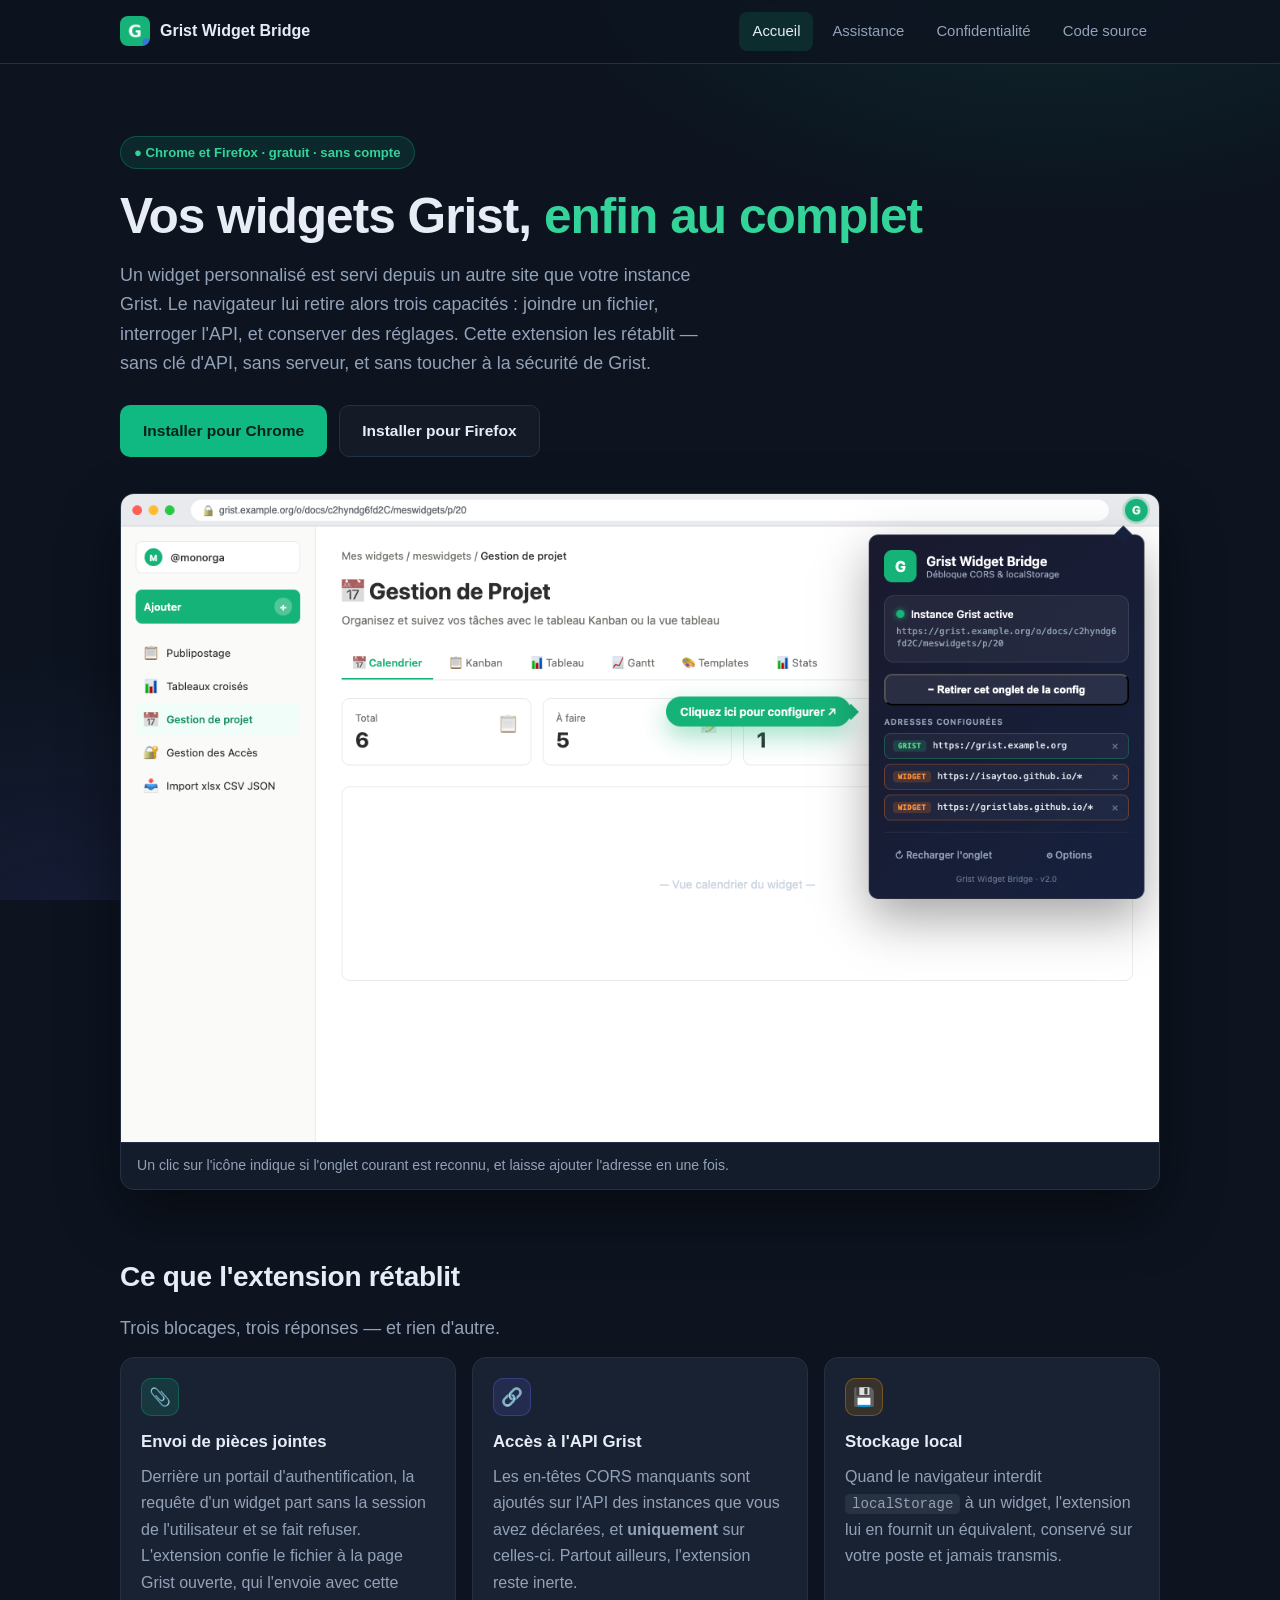
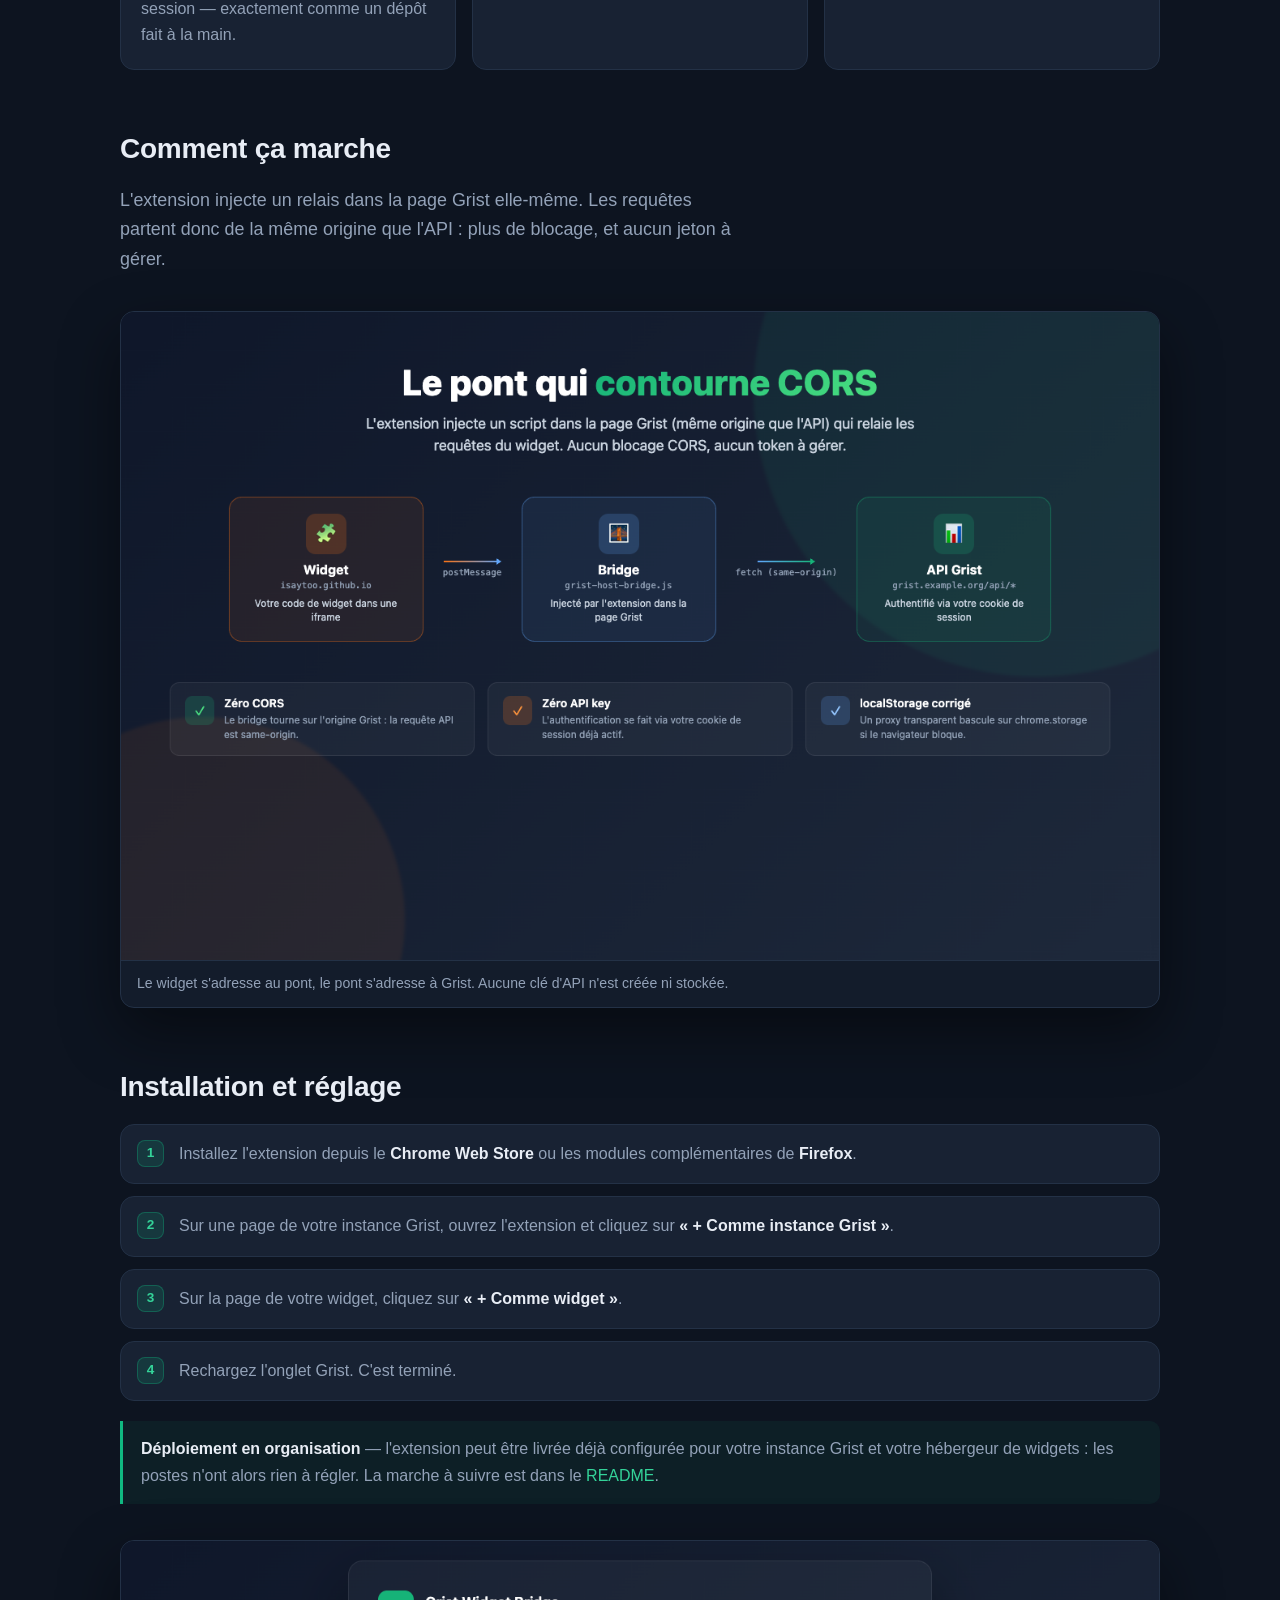
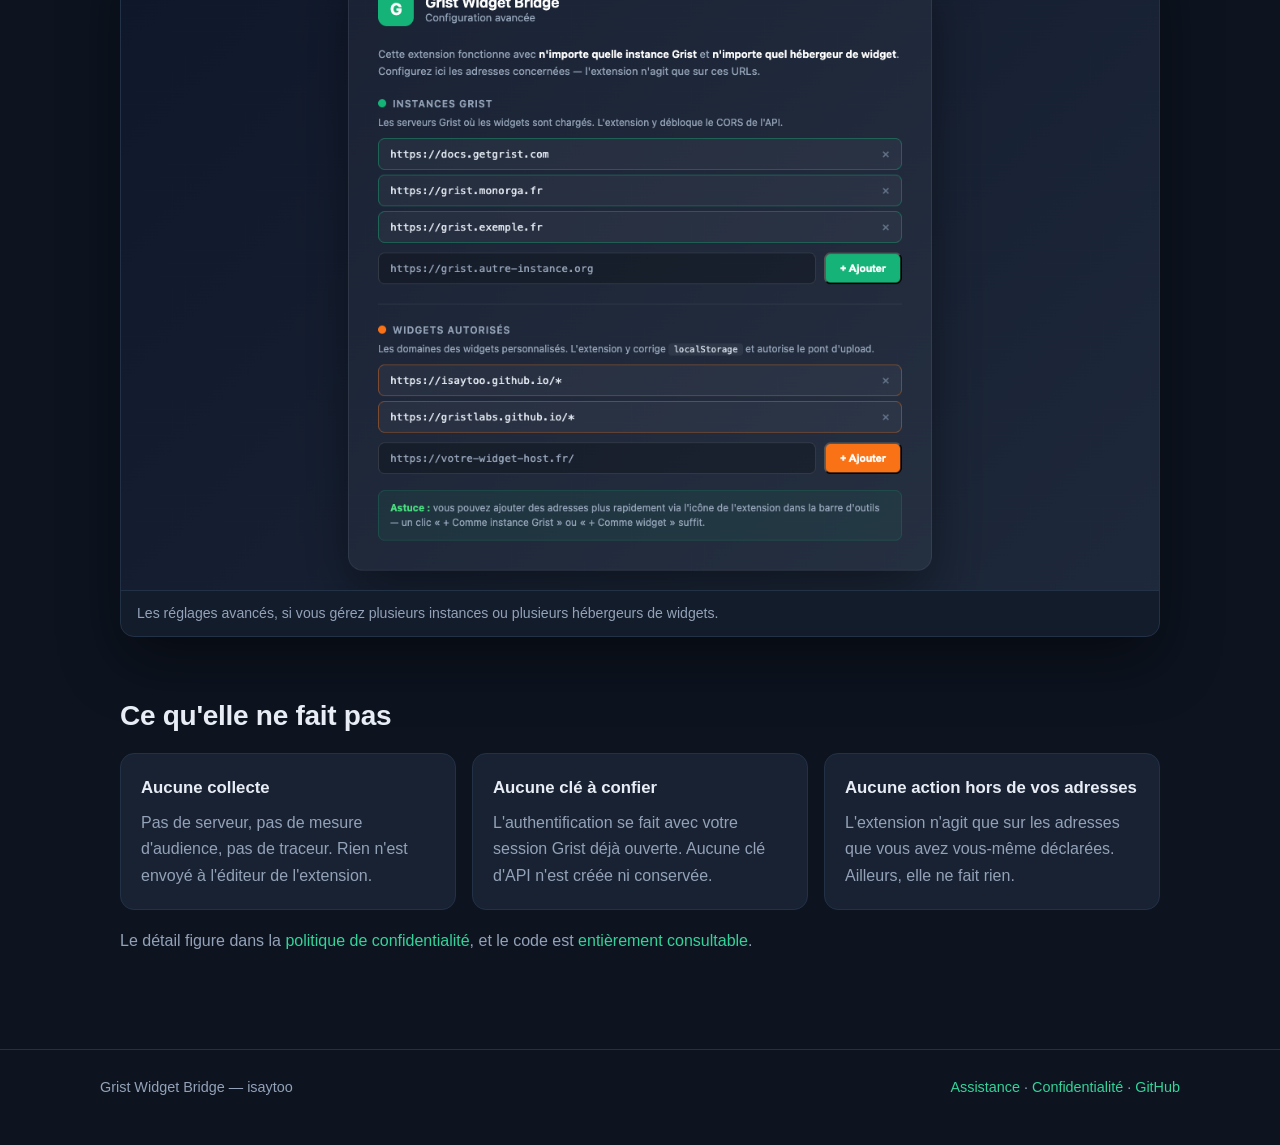
<file: docs/index.html>
<!doctype html>
<html lang="fr">
<head>
<meta charset="utf-8">
<meta name="viewport" content="width=device-width, initial-scale=1">
<title>Grist Widget Bridge</title>
<meta name="description" content="Extension de navigateur qui fait fonctionner les widgets Grist hébergés sur un autre site : pièces jointes, API et stockage local rétablis, sans clé d'API ni serveur.">
<link rel="icon" href="img/icon128.png">
<link rel="stylesheet" href="style.css">
</head>
<body>
<div class="enveloppe">

  <nav class="barre">
    <div class="barre-inner">
      <a class="marque" href="index.html"><img src="img/icon128.png" alt=""> Grist Widget Bridge</a>
      <div class="nav">
        <a href="index.html" aria-current="page">Accueil</a>
        <a href="support.html">Assistance</a>
        <a href="confidentialite.html">Confidentialité</a>
        <a href="https://github.com/isaytoo/grist-widget-bridge-firefox">Code source</a>
      </div>
    </div>
  </nav>

  <main>

    <section class="hero">
      <span class="pastille">● Chrome et Firefox · gratuit · sans compte</span>
      <h1>Vos widgets Grist, <span class="accent">enfin au complet</span></h1>
      <p class="chapeau">
        Un widget personnalisé est servi depuis un autre site que votre instance Grist. Le navigateur
        lui retire alors trois capacités : joindre un fichier, interroger l'API, et conserver des
        réglages. Cette extension les rétablit — sans clé d'API, sans serveur, et sans toucher à la
        sécurité de Grist.
      </p>
      <div class="actions">
        <a class="bouton bouton-plein" href="https://chromewebstore.google.com/">Installer pour Chrome</a>
        <a class="bouton bouton-vide" href="https://addons.mozilla.org/fr/firefox/">Installer pour Firefox</a>
      </div>

      <figure class="visuel">
        <img src="img/screenshot-1-popup-active.png"
             alt="La fenêtre de l'extension ouverte sur une page Grist, indiquant l'instance active et la liste des adresses configurées." loading="eager" width="1280" height="800">
        <figcaption>Un clic sur l'icône indique si l'onglet courant est reconnu, et laisse ajouter l'adresse en une fois.</figcaption>
      </figure>
    </section>

    <section id="corrige">
      <h2>Ce que l'extension rétablit</h2>
      <p class="chapeau">Trois blocages, trois réponses — et rien d'autre.</p>
      <div class="grille">
        <div class="carte">
          <div class="jeton jeton-vert">📎</div>
          <h3>Envoi de pièces jointes</h3>
          <p>
            Derrière un portail d'authentification, la requête d'un widget part sans la session de
            l'utilisateur et se fait refuser. L'extension confie le fichier à la page Grist ouverte,
            qui l'envoie avec cette session — exactement comme un dépôt fait à la main.
          </p>
        </div>
        <div class="carte">
          <div class="jeton jeton-bleu">🔗</div>
          <h3>Accès à l'API Grist</h3>
          <p>
            Les en-têtes CORS manquants sont ajoutés sur l'API des instances que vous avez déclarées,
            et <strong>uniquement</strong> sur celles-ci. Partout ailleurs, l'extension reste inerte.
          </p>
        </div>
        <div class="carte">
          <div class="jeton jeton-ambre">💾</div>
          <h3>Stockage local</h3>
          <p>
            Quand le navigateur interdit <code>localStorage</code> à un widget, l'extension lui en
            fournit un équivalent, conservé sur votre poste et jamais transmis.
          </p>
        </div>
      </div>
    </section>

    <section id="principe">
      <h2>Comment ça marche</h2>
      <p class="chapeau">
        L'extension injecte un relais dans la page Grist elle-même. Les requêtes partent donc de la
        même origine que l'API : plus de blocage, et aucun jeton à gérer.
      </p>
      <figure class="visuel">
        <img src="img/screenshot-4-architecture.png"
             alt="Schéma : le widget parle au pont par postMessage, le pont interroge l'API Grist en même origine." loading="lazy" width="1280" height="800">
        <figcaption>Le widget s'adresse au pont, le pont s'adresse à Grist. Aucune clé d'API n'est créée ni stockée.</figcaption>
      </figure>
    </section>

    <section id="installation">
      <h2>Installation et réglage</h2>
      <ol class="etapes">
        <li>Installez l'extension depuis le <strong>Chrome Web Store</strong> ou les modules complémentaires de <strong>Firefox</strong>.</li>
        <li>Sur une page de votre instance Grist, ouvrez l'extension et cliquez sur <strong>« + Comme instance Grist »</strong>.</li>
        <li>Sur la page de votre widget, cliquez sur <strong>« + Comme widget »</strong>.</li>
        <li>Rechargez l'onglet Grist. C'est terminé.</li>
      </ol>
      <div class="encadre">
        <p>
          <strong>Déploiement en organisation</strong> — l'extension peut être livrée déjà
          configurée pour votre instance Grist et votre hébergeur de widgets : les postes
          n'ont alors rien à régler. La marche à suivre est dans le
          <a href="https://github.com/isaytoo/grist-widget-bridge-firefox#préconfiguration-26">README</a>.
        </p>
      </div>

      <figure class="visuel">
        <img src="img/screenshot-3-options.png"
             alt="Page d'options : deux listes d'adresses, les instances Grist et les hébergeurs de widgets autorisés." loading="lazy" width="1280" height="800">
        <figcaption>Les réglages avancés, si vous gérez plusieurs instances ou plusieurs hébergeurs de widgets.</figcaption>
      </figure>
    </section>

    <section id="confiance">
      <h2>Ce qu'elle ne fait pas</h2>
      <div class="grille">
        <div class="carte">
          <h3>Aucune collecte</h3>
          <p>Pas de serveur, pas de mesure d'audience, pas de traceur. Rien n'est envoyé à l'éditeur de l'extension.</p>
        </div>
        <div class="carte">
          <h3>Aucune clé à confier</h3>
          <p>L'authentification se fait avec votre session Grist déjà ouverte. Aucune clé d'API n'est créée ni conservée.</p>
        </div>
        <div class="carte">
          <h3>Aucune action hors de vos adresses</h3>
          <p>L'extension n'agit que sur les adresses que vous avez vous-même déclarées. Ailleurs, elle ne fait rien.</p>
        </div>
      </div>
      <p style="margin-top:18px">
        Le détail figure dans la <a href="confidentialite.html">politique de confidentialité</a>,
        et le code est <a href="https://github.com/isaytoo/grist-widget-bridge-firefox">entièrement consultable</a>.
      </p>
    </section>

  </main>

  <footer>
    <div class="footer-inner">
      <span>Grist Widget Bridge — isaytoo</span>
      <span class="droite">
        <a href="support.html">Assistance</a> ·
        <a href="confidentialite.html">Confidentialité</a> ·
        <a href="https://github.com/isaytoo/grist-widget-bridge-firefox">GitHub</a>
      </span>
    </div>
  </footer>

</div>
</body>
</html>
</file>
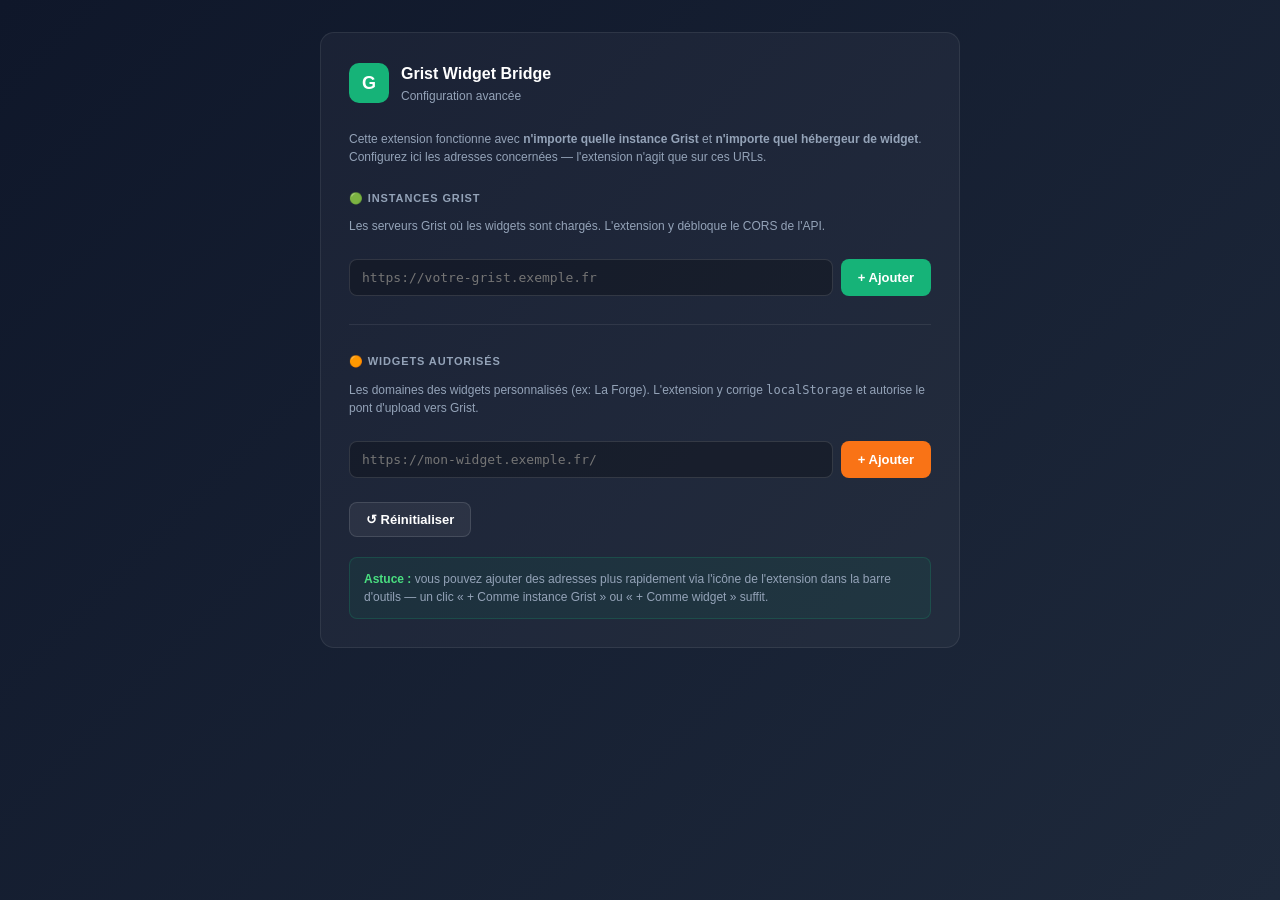
<file: options.html>
<!DOCTYPE html>
<html lang="fr">
<head>
  <meta charset="UTF-8">
  <title>Grist Widget Bridge — Configuration avancée</title>
  <style>
    * { box-sizing: border-box; margin: 0; padding: 0; }
    body {
      font: 14px/1.6 -apple-system, BlinkMacSystemFont, 'Segoe UI', Roboto, sans-serif;
      color: #e2e8f0;
      background: linear-gradient(135deg, #0f172a 0%, #1e293b 100%);
      padding: 32px;
      min-height: 100vh;
    }
    .card {
      background: rgba(255,255,255,.04);
      border-radius: 14px;
      border: 1px solid rgba(255,255,255,.08);
      padding: 28px;
      max-width: 640px;
      margin: 0 auto;
    }

    .header { display: flex; align-items: center; gap: 12px; margin-bottom: 24px; }
    .logo {
      width: 40px; height: 40px;
      background: #16b378;
      border-radius: 10px;
      display: flex; align-items: center; justify-content: center;
      color: #fff; font-weight: 700; font-size: 18px;
    }
    .title    { font-size: 16px; font-weight: 600; color: #fff; }
    .subtitle { font-size: 12px; color: #94a3b8; }

    h2 { font-size: 14px; font-weight: 600; color: #fff; margin-bottom: 4px; }
    p  { font-size: 12px; color: #94a3b8; margin-bottom: 14px; line-height: 1.5; }

    .section-title {
      font-size: 11px; font-weight: 600; text-transform: uppercase;
      letter-spacing: .08em; color: #94a3b8; margin: 24px 0 10px;
    }

    input[type="text"] {
      width: 100%;
      padding: 10px 12px;
      border: 1px solid rgba(255,255,255,.12);
      border-radius: 8px;
      font-size: 13px;
      font-family: ui-monospace, SFMono-Regular, monospace;
      color: #fff;
      background: rgba(0,0,0,.25);
      transition: border-color .15s;
    }
    input[type="text"]:focus {
      outline: none;
      border-color: #16b378;
      background: rgba(0,0,0,.4);
    }
    input[type="text"].error { border-color: #ef4444; }

    .url-list { display: flex; flex-direction: column; gap: 6px; }
    .url-item {
      display: flex; align-items: center; gap: 10px;
      background: rgba(255,255,255,.04);
      border: 1px solid rgba(255,255,255,.08);
      border-radius: 8px;
      padding: 8px 12px;
      font-size: 12px;
      font-family: ui-monospace, SFMono-Regular, monospace;
      color: #e2e8f0;
    }
    .url-item.grist  { border-color: rgba(22,179,120,.4); }
    .url-item.widget { border-color: rgba(249,115,22,.4); }
    .url-item .url { flex: 1; overflow: hidden; text-overflow: ellipsis; white-space: nowrap; }
    .url-item button {
      background: none; border: none; cursor: pointer;
      color: #64748b; font-size: 16px; padding: 0 2px;
    }
    .url-item button:hover { color: #ef4444; }
    .empty {
      font-size: 12px; color: #94a3b8; font-style: italic;
      padding: 10px; text-align: center;
      background: rgba(255,255,255,.03);
      border: 1px dashed rgba(255,255,255,.08);
      border-radius: 8px;
    }

    .add-row { display: flex; gap: 8px; margin-top: 10px; }
    .add-row input { flex: 1; }

    .btn {
      display: inline-flex; align-items: center; gap: 6px;
      padding: 9px 16px; border-radius: 8px;
      font-size: 13px; font-weight: 600; cursor: pointer;
      border: 1px solid transparent; transition: background .15s;
    }
    .btn-primary    { background: #16b378; color: #fff; }
    .btn-primary:hover { background: #0f8a5b; }
    .btn-warm       { background: #f97316; color: #fff; }
    .btn-warm:hover { background: #ea580c; }
    .btn-secondary  { background: rgba(255,255,255,.06); color: #fff; border-color: rgba(255,255,255,.12); }
    .btn-secondary:hover { background: rgba(255,255,255,.12); }
    .btn-danger     { background: rgba(239,68,68,.12); color: #fca5a5; border-color: rgba(239,68,68,.25); }
    .btn-danger:hover { background: rgba(239,68,68,.18); }

    .actions { display: flex; gap: 10px; margin-top: 24px; align-items: center; flex-wrap: wrap; }

    .notice {
      margin-top: 16px; padding: 10px 14px;
      border-radius: 8px; font-size: 12px;
      display: none;
    }
    .notice.ok  { background: rgba(34,197,94,.12); color: #4ade80; border: 1px solid rgba(34,197,94,.3); }
    .notice.err { background: rgba(239,68,68,.12); color: #fca5a5; border: 1px solid rgba(239,68,68,.3); }
    .notice.show { display: block; }

    hr { border: none; border-top: 1px solid rgba(255,255,255,.08); margin: 28px 0; }

    .info-box {
      margin-top: 20px;
      padding: 12px 14px;
      background: rgba(22,179,120,.08);
      border: 1px solid rgba(22,179,120,.2);
      border-radius: 8px;
      font-size: 12px;
      color: #94a3b8;
      line-height: 1.5;
    }
    .info-box strong { color: #4ade80; }
  </style>
</head>
<body>
<div class="card">

  <div class="header">
    <div class="logo">G</div>
    <div>
      <div class="title">Grist Widget Bridge</div>
      <div class="subtitle">Configuration avancée</div>
    </div>
  </div>

  <p>
    Cette extension fonctionne avec <strong>n'importe quelle instance Grist</strong>
    et <strong>n'importe quel hébergeur de widget</strong>. Configurez ici les
    adresses concernées — l'extension n'agit que sur ces URLs.
  </p>

  <!-- Instances Grist -->
  <div class="section-title">🟢 Instances Grist</div>
  <p>Les serveurs Grist où les widgets sont chargés. L'extension y débloque le CORS de l'API.</p>

  <div id="grist-list" class="url-list"></div>

  <div class="add-row">
    <input type="text" id="new-grist"
      placeholder="https://votre-grist.exemple.fr"
      autocomplete="off" spellcheck="false">
    <button class="btn btn-primary" id="add-grist" type="button">+ Ajouter</button>
  </div>

  <hr>

  <!-- Widgets -->
  <div class="section-title">🟠 Widgets autorisés</div>
  <p>Les domaines des widgets personnalisés (ex: La Forge). L'extension y corrige <code>localStorage</code> et autorise le pont d'upload vers Grist.</p>

  <div id="widget-list" class="url-list"></div>

  <div class="add-row">
    <input type="text" id="new-widget"
      placeholder="https://mon-widget.exemple.fr/"
      autocomplete="off" spellcheck="false">
    <button class="btn btn-warm" id="add-widget" type="button">+ Ajouter</button>
  </div>

  <div class="actions">
    <button class="btn btn-secondary" id="btn-reset" type="button">↺ Réinitialiser</button>
  </div>

  <div class="notice" id="notice"></div>

  <div class="info-box">
    <strong>Astuce :</strong> vous pouvez ajouter des adresses plus rapidement
    via l'icône de l'extension dans la barre d'outils — un clic « + Comme instance Grist »
    ou « + Comme widget » suffit.
  </div>

</div>

<script src="options.js"></script>
</body>
</html>
</file>
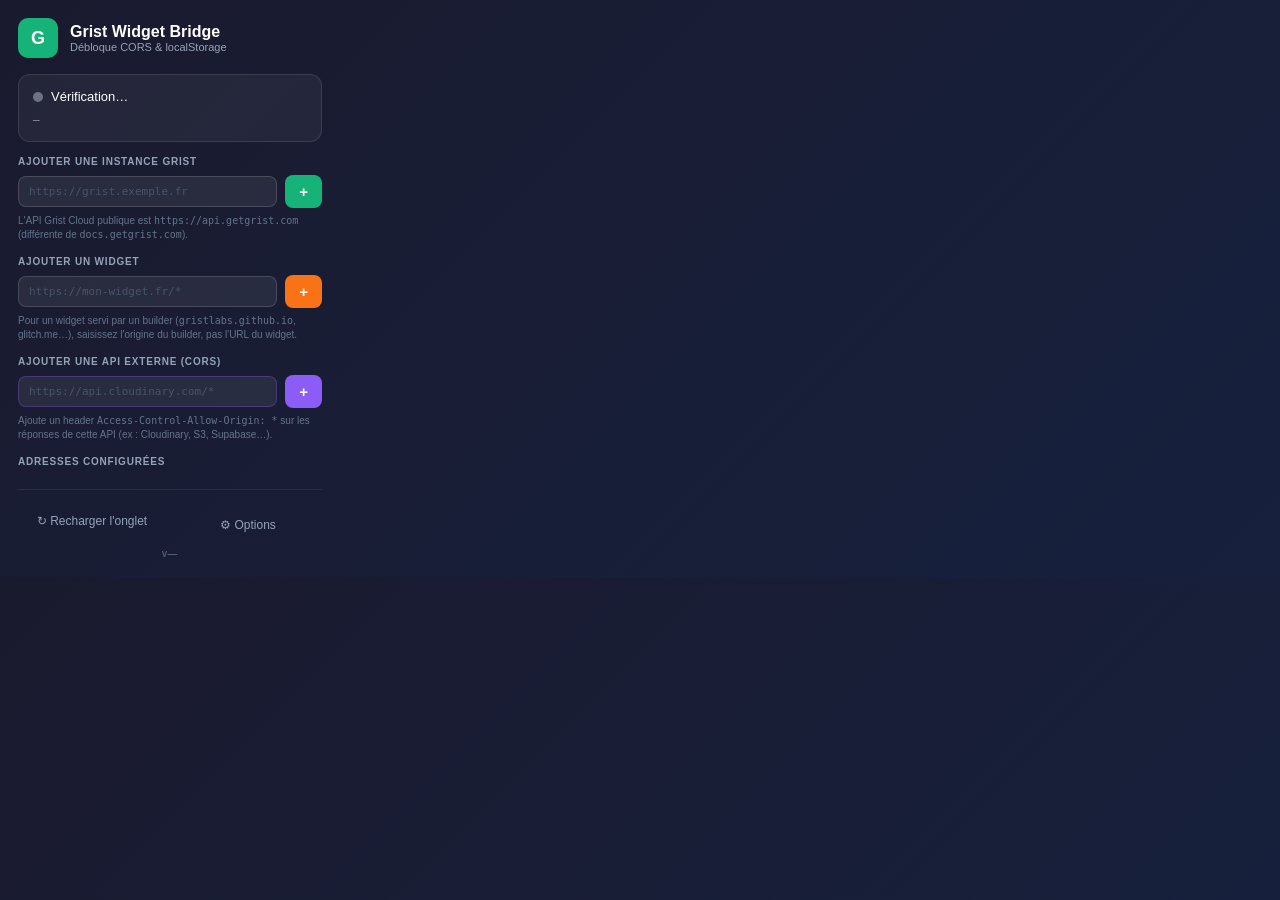
<file: popup.html>
<!DOCTYPE html>
<html lang="fr">
<head>
  <meta charset="UTF-8">
  <meta name="viewport" content="width=device-width, initial-scale=1.0">
  <title>Grist Widget Bridge</title>
  <style>
    * { margin: 0; padding: 0; box-sizing: border-box; }

    body {
      width: 340px;
      font-family: -apple-system, BlinkMacSystemFont, 'Segoe UI', Roboto, sans-serif;
      background: linear-gradient(135deg, #1a1a2e 0%, #16213e 100%);
      color: #fff;
    }

    .container { padding: 18px; }

    /* Header */
    .header {
      display: flex; align-items: center; gap: 12px; margin-bottom: 16px;
    }
    .logo {
      width: 40px; height: 40px;
      background: #16b378;
      border-radius: 10px;
      display: flex; align-items: center; justify-content: center;
      font-weight: 700; font-size: 18px;
    }
    .title    { font-size: 16px; font-weight: 600; }
    .subtitle { font-size: 11px; color: #94a3b8; }

    /* Status card */
    .status-card {
      background: rgba(255, 255, 255, 0.05);
      border: 1px solid rgba(255, 255, 255, 0.1);
      border-radius: 12px;
      padding: 14px;
      margin-bottom: 14px;
    }
    .status-header {
      display: flex; align-items: center; gap: 8px; margin-bottom: 8px;
    }
    .status-dot {
      width: 10px; height: 10px; border-radius: 50%;
    }
    .status-dot.grist    { background: #16b378; box-shadow: 0 0 8px #16b378; }
    .status-dot.widget   { background: #f97316; box-shadow: 0 0 8px #f97316; }
    .status-dot.inactive { background: #6b7280; }
    .status-text { font-size: 13px; font-weight: 500; }
    .tab-url {
      font-size: 11px;
      color: #94a3b8;
      font-family: ui-monospace, SFMono-Regular, monospace;
      word-break: break-all;
      line-height: 1.4;
      margin-top: 4px;
    }

    /* Section title */
    .section-title {
      font-size: 10px;
      font-weight: 600;
      text-transform: uppercase;
      letter-spacing: .08em;
      color: #94a3b8;
      margin: 14px 0 8px;
    }

    /* Buttons */
    .btn {
      width: 100%;
      padding: 10px 12px;
      border: none;
      border-radius: 10px;
      font-size: 13px;
      font-weight: 600;
      cursor: pointer;
      transition: all 0.15s;
      display: flex; align-items: center; justify-content: center;
      gap: 8px;
    }
    .btn + .btn { margin-top: 8px; }
    .btn-primary    { background: #16b378; color: #fff; }
    .btn-primary:hover { background: #0f8a5b; }
    .btn-warm       { background: #f97316; color: #fff; }
    .btn-warm:hover { background: #ea580c; }
    .btn-secondary  { background: rgba(255,255,255,.08); color: #fff; }
    .btn-secondary:hover { background: rgba(255,255,255,.14); }
    .btn-ghost      { background: transparent; color: #94a3b8; font-weight: 500; font-size: 12px; padding: 8px; }
    .btn-ghost:hover { color: #fff; }
    .btn:disabled   { opacity: .45; cursor: not-allowed; }

    /* List of registered URLs */
    .url-list { display: flex; flex-direction: column; gap: 6px; }
    .url-item {
      display: flex; align-items: center; gap: 8px;
      background: rgba(255,255,255,.04);
      border: 1px solid rgba(255,255,255,.08);
      border-radius: 8px;
      padding: 7px 10px;
      font-size: 11px;
      font-family: ui-monospace, SFMono-Regular, monospace;
    }
    .url-item.grist  { border-color: rgba(22,179,120,.35); }
    .url-item.widget { border-color: rgba(249,115,22,.35); }
    .url-item.api    { border-color: rgba(139,92,246,.35); }
    .url-item .badge {
      flex-shrink: 0;
      font-size: 9px;
      font-weight: 700;
      letter-spacing: .04em;
      padding: 2px 6px;
      border-radius: 4px;
      text-transform: uppercase;
    }
    .url-item.grist  .badge { background: rgba(22,179,120,.2);  color: #4ade80; }
    .url-item.widget .badge { background: rgba(249,115,22,.2);  color: #fb923c; }
    .url-item.api    .badge { background: rgba(139,92,246,.2);  color: #a78bfa; }
    .url-item .url   { flex: 1; overflow: hidden; text-overflow: ellipsis; white-space: nowrap; color: #e2e8f0; }
    .url-item button {
      background: none; border: none; cursor: pointer;
      color: #64748b; font-size: 14px; padding: 0 2px;
    }
    .url-item button:hover { color: #ef4444; }
    .empty-list {
      font-size: 11px; color: #94a3b8; font-style: italic;
      padding: 8px; text-align: center;
    }

    /* Hint when current tab is not http(s) */
    .hint-box {
      background: rgba(255,255,255,.04);
      border: 1px dashed rgba(255,255,255,.15);
      border-radius: 8px;
      padding: 10px 12px;
      font-size: 11px;
      line-height: 1.5;
      color: #94a3b8;
    }

    /* Notice */
    .notice {
      padding: 8px 10px;
      border-radius: 8px;
      font-size: 11px;
      margin-top: 10px;
      text-align: center;
      display: none;
    }
    .notice.show    { display: block; }
    .notice.ok      { background: rgba(34,197,94,.15);  border: 1px solid rgba(34,197,94,.3);  color: #4ade80; }
    .notice.err     { background: rgba(239,68,68,.15);  border: 1px solid rgba(239,68,68,.3);  color: #fca5a5; }

    /* Footer */
    .footer {
      margin-top: 14px;
      padding-top: 12px;
      border-top: 1px solid rgba(255,255,255,.08);
      display: flex; gap: 8px;
    }
    .version {
      margin-top: 8px;
      text-align: center;
      font-size: 10px;
      color: #64748b;
      letter-spacing: .04em;
    }
    .version a {
      color: inherit;
      text-decoration: none;
    }
    .version a:hover { color: #94a3b8; }

    .manual-row {
      display: flex; gap: 8px; align-items: center;
      margin-top: 8px;
    }
    .manual-row input {
      flex: 1;
      background: rgba(255,255,255,.07);
      border: 1px solid rgba(255,255,255,.15);
      border-radius: 8px;
      padding: 8px 10px;
      font-size: 11px;
      font-family: ui-monospace, SFMono-Regular, monospace;
      color: #e2e8f0;
      outline: none;
    }
    .manual-row input::placeholder { color: #475569; }
    .manual-row input:focus { border-color: rgba(249,115,22,.5); }
    .manual-row .btn-add { width: auto; padding: 8px 14px; font-size: 15px;
      color: #fff; border: none; border-radius: 8px;
      cursor: pointer; font-weight: 700; flex-shrink: 0;
    }
    .manual-row .btn-add.widget { background: #f97316; }
    .manual-row .btn-add.widget:hover { background: #ea580c; }
    .manual-row .btn-add.grist  { background: #16b378; }
    .manual-row .btn-add.grist:hover  { background: #0f8a5b; }
    .manual-row .btn-add.api    { background: #8b5cf6; }
    .manual-row .btn-add.api:hover    { background: #7c3aed; }

    /* Status dot in URL list */
    .url-dot {
      flex-shrink: 0;
      width: 8px; height: 8px;
      border-radius: 50%;
    }
    .url-dot.ok    { background: #4ade80; box-shadow: 0 0 4px rgba(74,222,128,.6); }
    .url-dot.warn  { background: #facc15; box-shadow: 0 0 4px rgba(250,204,21,.6); }

    .field-hint {
      margin-top: 6px;
      font-size: 10px;
      line-height: 1.4;
      color: #64748b;
    }

    .builder-hint {
      background: rgba(251, 191, 36, .08);
      border: 1px solid rgba(251, 191, 36, .3);
      border-radius: 8px;
      padding: 8px 10px;
      font-size: 11px;
      line-height: 1.45;
      color: #fbbf24;
      margin-bottom: 12px;
    }
    .builder-hint b { color: #fcd34d; }

    .hidden { display: none !important; }
  </style>
</head>
<body>
  <div class="container">

    <!-- Header -->
    <div class="header">
      <div class="logo">G</div>
      <div>
        <div class="title">Grist Widget Bridge</div>
        <div class="subtitle">Débloque CORS &amp; localStorage</div>
      </div>
    </div>

    <!-- Status of current tab -->
    <div class="status-card">
      <div class="status-header">
        <div class="status-dot inactive" id="statusDot"></div>
        <span class="status-text" id="statusText">Vérification…</span>
      </div>
      <div class="tab-url" id="tabUrl">—</div>
    </div>

    <!-- Quick add buttons (shown only if current tab matches no rule) -->
    <div id="addSection" class="hidden">
      <div class="section-title">Ajouter cet onglet</div>
      <button class="btn btn-primary" id="addAsGristBtn">
        <span>+ Comme instance Grist</span>
      </button>
      <button class="btn btn-warm" id="addAsWidgetBtn">
        <span>+ Comme widget</span>
      </button>
    </div>

    <!-- Remove button (shown when current tab is registered) -->
    <div id="removeSection" class="hidden">
      <button class="btn btn-secondary" id="removeBtn">
        <span>− Retirer cet onglet de la config</span>
      </button>
    </div>

    <!-- Builder detection (gristlabs.github.io) -->
    <div id="builderHint" class="hidden builder-hint">
      ⚠ Builder <b>Grist Labs</b> détecté — l'ajouter couvrira <b>tous</b> les widgets servis depuis ce domaine, pas seulement celui-ci.
    </div>

    <!-- Hint when current tab isn't a normal http(s) page -->
    <div id="hintSection" class="hidden hint-box">
      Ouvrez un onglet sur votre page Grist ou sur votre widget pour pouvoir l'ajouter ici en un clic.
      Vous pouvez aussi utiliser ⚙ Options pour saisir une URL manuellement.
    </div>

    <!-- Notice -->
    <div class="notice" id="notice"></div>

    <!-- Manual Grist URL input -->
    <div id="gristManualSection">
      <div class="section-title">Ajouter une instance Grist</div>
      <div class="manual-row">
        <input type="text" id="manualGristUrl" placeholder="https://grist.exemple.fr" autocomplete="off" spellcheck="false">
        <button class="btn-add grist" id="manualGristAddBtn">+</button>
      </div>
      <div class="field-hint">
        L'API Grist Cloud publique est <code>https://api.getgrist.com</code> (différente de <code>docs.getgrist.com</code>).
      </div>
    </div>

    <!-- Manual widget URL input -->
    <div id="widgetManualSection">
      <div class="section-title">Ajouter un widget</div>
      <div class="manual-row">
        <input type="text" id="manualWidgetUrl" placeholder="https://mon-widget.fr/*" autocomplete="off" spellcheck="false">
        <button class="btn-add widget" id="manualWidgetAddBtn">+</button>
      </div>
      <div class="field-hint">
        Pour un widget servi par un builder (<code>gristlabs.github.io</code>, glitch.me…), saisissez l'origine du builder, pas l'URL du widget.
      </div>
    </div>

    <!-- Manual external API URL input -->
    <div id="apiManualSection">
      <div class="section-title">Ajouter une API externe (CORS)</div>
      <div class="manual-row">
        <input type="text" id="manualApiUrl" placeholder="https://api.cloudinary.com/*" autocomplete="off" spellcheck="false" style="border-color:rgba(139,92,246,.3)">
        <button class="btn-add api" id="manualApiAddBtn">+</button>
      </div>
      <div class="field-hint">
        Ajoute un header <code>Access-Control-Allow-Origin: *</code> sur les réponses de cette API (ex&nbsp;: Cloudinary, S3, Supabase…).
      </div>
    </div>

    <!-- Registered URLs list -->
    <div class="section-title">Adresses configurées</div>
    <div class="url-list" id="urlList"></div>

    <!-- Footer -->
    <div class="footer">
      <button class="btn btn-ghost" id="reloadBtn" title="Recharger l'onglet pour appliquer">
        ↻ Recharger l'onglet
      </button>
      <button class="btn btn-ghost" id="optionsBtn" title="Configuration avancée">
        ⚙ Options
      </button>
    </div>
    <div class="version" id="version">v—</div>

  </div>

  <script src="popup.js"></script>
</body>
</html>
</file>
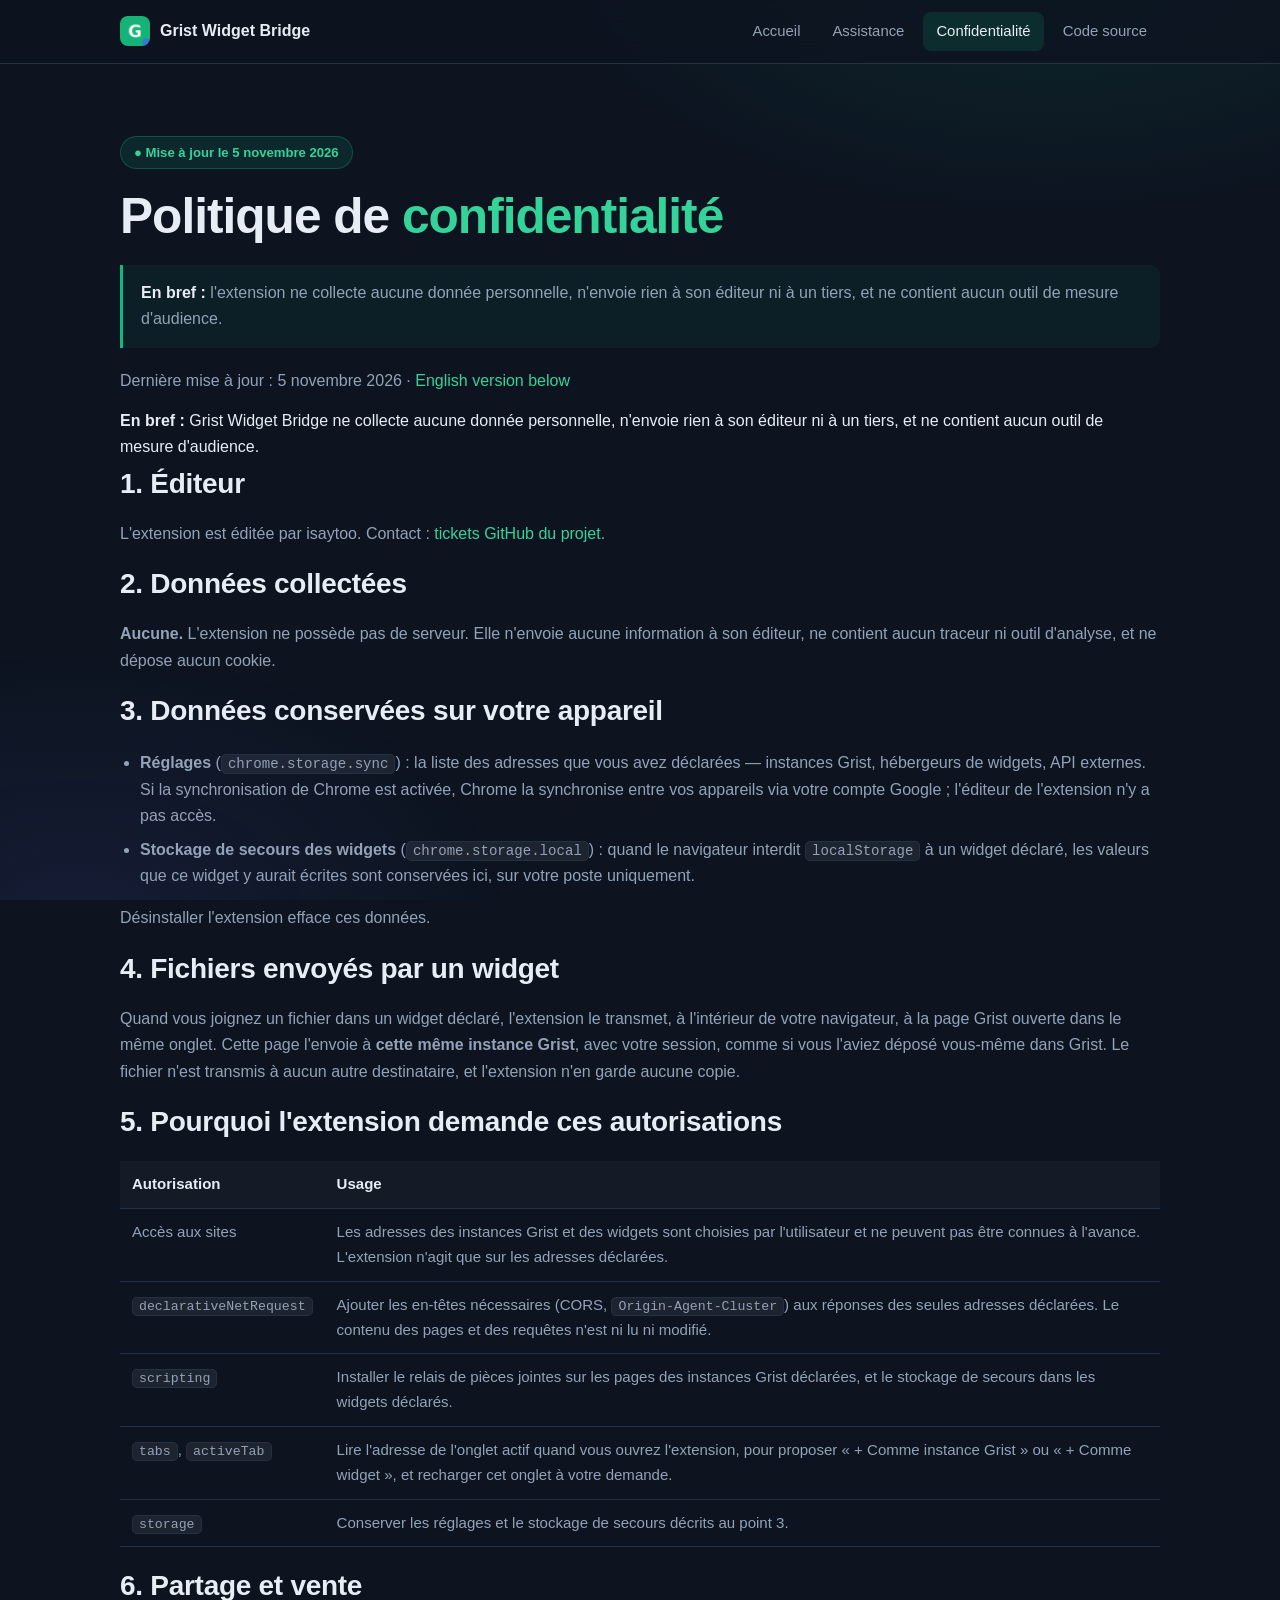
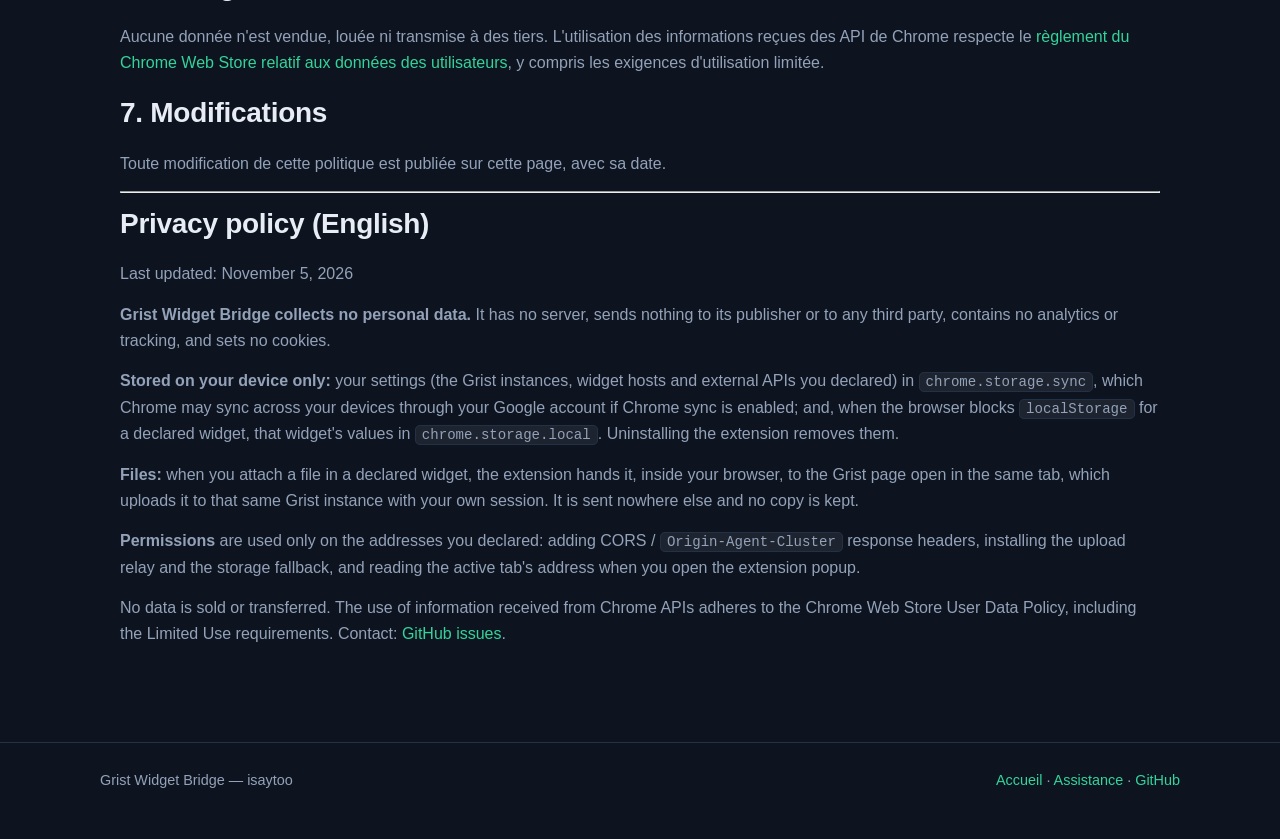
<file: docs/confidentialite.html>
<!doctype html>
<html lang="fr">
<head>
<meta charset="utf-8">
<meta name="viewport" content="width=device-width, initial-scale=1">
<title>Politique de confidentialité — Grist Widget Bridge</title>
<meta name="description" content="Grist Widget Bridge ne collecte aucune donnée : pas de serveur, pas de traceur, rien n'est transmis à son éditeur.">
<link rel="icon" href="img/icon128.png">
<link rel="stylesheet" href="style.css">
</head>
<body>
<div class="enveloppe">

  <nav class="barre">
    <div class="barre-inner">
      <a class="marque" href="index.html"><img src="img/icon128.png" alt=""> Grist Widget Bridge</a>
      <div class="nav">
        <a href="index.html">Accueil</a>
        <a href="support.html">Assistance</a>
        <a href="confidentialite.html" aria-current="page">Confidentialité</a>
        <a href="https://github.com/isaytoo/grist-widget-bridge-firefox">Code source</a>
      </div>
    </div>
  </nav>

  <main>
    <section class="hero" style="padding-bottom:0">
      <span class="pastille">● Mise à jour le 5 novembre 2026</span>
      <h1>Politique de <span class="accent">confidentialité</span></h1>
      <div class="encadre">
        <p><strong>En bref :</strong> l'extension ne collecte aucune donnée personnelle, n'envoie rien à son éditeur ni à un tiers, et ne contient aucun outil de mesure d'audience.</p>
      </div>
    </section>
<p class="doux">Dernière mise à jour : 5 novembre 2026 · <a href="#english">English version below</a></p>

  <div class="resume">
    <strong>En bref :</strong> Grist Widget Bridge ne collecte aucune donnée personnelle, n'envoie rien à son éditeur ni à un tiers, et ne contient aucun outil de mesure d'audience.
  </div>

  <h2>1. Éditeur</h2>
  <p>L'extension est éditée par isaytoo. Contact : <a href="https://github.com/isaytoo/grist-widget-bridge-firefox/issues">tickets GitHub du projet</a>.</p>

  <h2>2. Données collectées</h2>
  <p><strong>Aucune.</strong> L'extension ne possède pas de serveur. Elle n'envoie aucune information à son éditeur, ne contient aucun traceur ni outil d'analyse, et ne dépose aucun cookie.</p>

  <h2>3. Données conservées sur votre appareil</h2>
  <ul class="liste">
    <li><strong>Réglages</strong> (<code>chrome.storage.sync</code>) : la liste des adresses que vous avez déclarées — instances Grist, hébergeurs de widgets, API externes. Si la synchronisation de Chrome est activée, Chrome la synchronise entre vos appareils via votre compte Google ; l'éditeur de l'extension n'y a pas accès.</li>
    <li><strong>Stockage de secours des widgets</strong> (<code>chrome.storage.local</code>) : quand le navigateur interdit <code>localStorage</code> à un widget déclaré, les valeurs que ce widget y aurait écrites sont conservées ici, sur votre poste uniquement.</li>
  </ul>
  <p>Désinstaller l'extension efface ces données.</p>

  <h2>4. Fichiers envoyés par un widget</h2>
  <p>Quand vous joignez un fichier dans un widget déclaré, l'extension le transmet, à l'intérieur de votre navigateur, à la page Grist ouverte dans le même onglet. Cette page l'envoie à <strong>cette même instance Grist</strong>, avec votre session, comme si vous l'aviez déposé vous-même dans Grist. Le fichier n'est transmis à aucun autre destinataire, et l'extension n'en garde aucune copie.</p>

  <h2>5. Pourquoi l'extension demande ces autorisations</h2>
  <table >
    <thead><tr><th>Autorisation</th><th>Usage</th></tr></thead>
    <tbody>
      <tr><td>Accès aux sites</td><td>Les adresses des instances Grist et des widgets sont choisies par l'utilisateur et ne peuvent pas être connues à l'avance. L'extension n'agit que sur les adresses déclarées.</td></tr>
      <tr><td><code>declarativeNetRequest</code></td><td>Ajouter les en-têtes nécessaires (CORS, <code>Origin-Agent-Cluster</code>) aux réponses des seules adresses déclarées. Le contenu des pages et des requêtes n'est ni lu ni modifié.</td></tr>
      <tr><td><code>scripting</code></td><td>Installer le relais de pièces jointes sur les pages des instances Grist déclarées, et le stockage de secours dans les widgets déclarés.</td></tr>
      <tr><td><code>tabs</code>, <code>activeTab</code></td><td>Lire l'adresse de l'onglet actif quand vous ouvrez l'extension, pour proposer « + Comme instance Grist » ou « + Comme widget », et recharger cet onglet à votre demande.</td></tr>
      <tr><td><code>storage</code></td><td>Conserver les réglages et le stockage de secours décrits au point 3.</td></tr>
    </tbody>
  </table>

  <h2>6. Partage et vente</h2>
  <p>Aucune donnée n'est vendue, louée ni transmise à des tiers. L'utilisation des informations reçues des API de Chrome respecte le <a href="https://developer.chrome.com/docs/webstore/program-policies/policies">règlement du Chrome Web Store relatif aux données des utilisateurs</a>, y compris les exigences d'utilisation limitée.</p>

  <h2>7. Modifications</h2>
  <p>Toute modification de cette politique est publiée sur cette page, avec sa date.</p>

  <hr>

  <h2 id="english">Privacy policy (English)</h2>
  <p class="doux">Last updated: November 5, 2026</p>
  <p><strong>Grist Widget Bridge collects no personal data.</strong> It has no server, sends nothing to its publisher or to any third party, contains no analytics or tracking, and sets no cookies.</p>
  <p><strong>Stored on your device only:</strong> your settings (the Grist instances, widget hosts and external APIs you declared) in <code>chrome.storage.sync</code>, which Chrome may sync across your devices through your Google account if Chrome sync is enabled; and, when the browser blocks <code>localStorage</code> for a declared widget, that widget's values in <code>chrome.storage.local</code>. Uninstalling the extension removes them.</p>
  <p><strong>Files:</strong> when you attach a file in a declared widget, the extension hands it, inside your browser, to the Grist page open in the same tab, which uploads it to that same Grist instance with your own session. It is sent nowhere else and no copy is kept.</p>
  <p><strong>Permissions</strong> are used only on the addresses you declared: adding CORS / <code>Origin-Agent-Cluster</code> response headers, installing the upload relay and the storage fallback, and reading the active tab's address when you open the extension popup.</p>
  <p>No data is sold or transferred. The use of information received from Chrome APIs adheres to the Chrome Web Store User Data Policy, including the Limited Use requirements. Contact: <a href="https://github.com/isaytoo/grist-widget-bridge-firefox/issues">GitHub issues</a>.</p>
  </main>

  <footer>
    <div class="footer-inner">
      <span>Grist Widget Bridge — isaytoo</span>
      <span class="droite">
        <a href="index.html">Accueil</a> ·
        <a href="support.html">Assistance</a> ·
        <a href="https://github.com/isaytoo/grist-widget-bridge-firefox">GitHub</a>
      </span>
    </div>
  </footer>

</div>
</body>
</html>
</file>
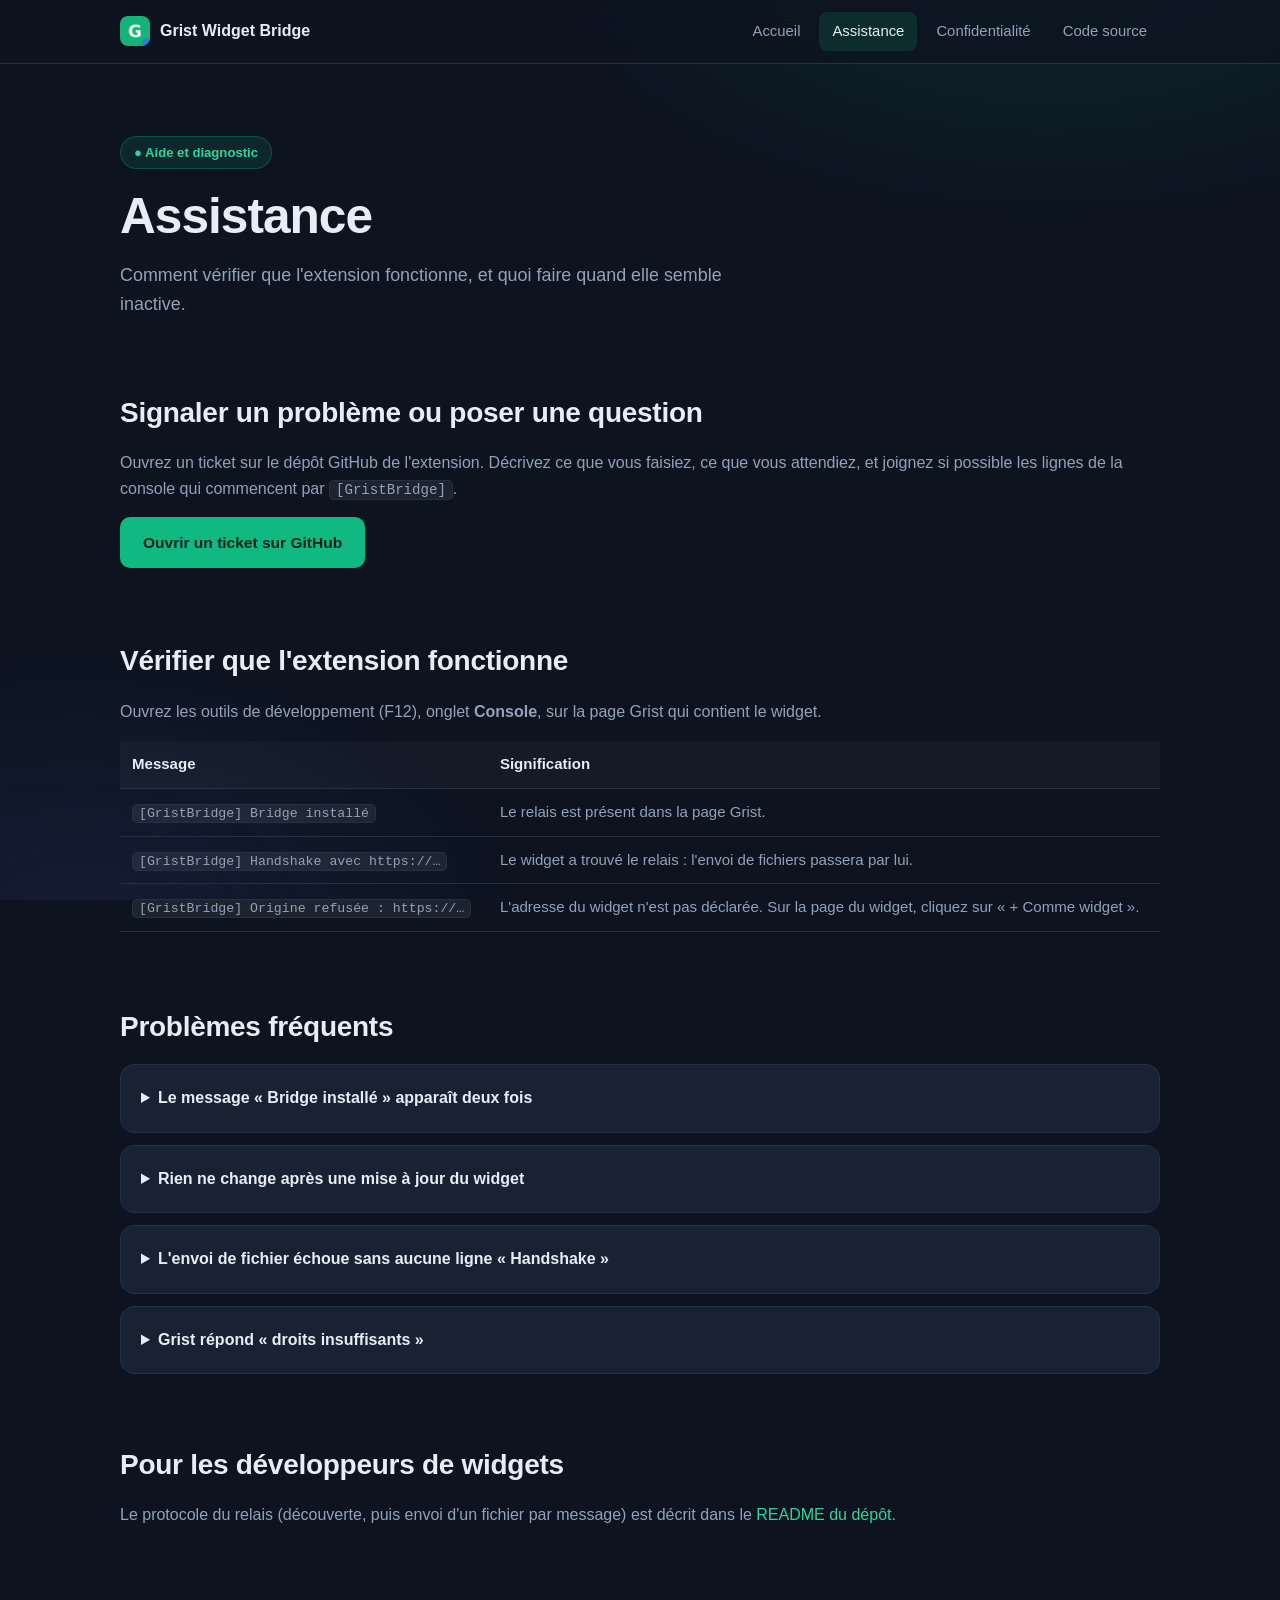
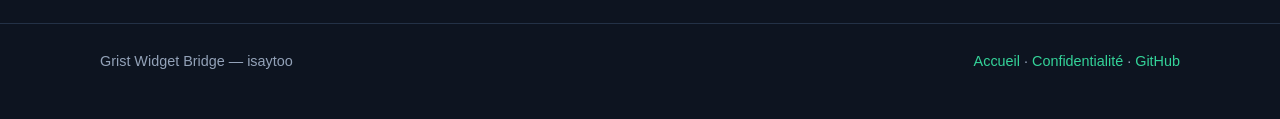
<file: docs/support.html>
<!doctype html>
<html lang="fr">
<head>
<meta charset="utf-8">
<meta name="viewport" content="width=device-width, initial-scale=1">
<title>Assistance — Grist Widget Bridge</title>
<meta name="description" content="Aide, diagnostic et signalement de problème pour l'extension Grist Widget Bridge.">
<link rel="icon" href="img/icon128.png">
<link rel="stylesheet" href="style.css">
</head>
<body>
<div class="enveloppe">

  <nav class="barre">
    <div class="barre-inner">
      <a class="marque" href="index.html"><img src="img/icon128.png" alt=""> Grist Widget Bridge</a>
      <div class="nav">
        <a href="index.html">Accueil</a>
        <a href="support.html" aria-current="page">Assistance</a>
        <a href="confidentialite.html">Confidentialité</a>
        <a href="https://github.com/isaytoo/grist-widget-bridge-firefox">Code source</a>
      </div>
    </div>
  </nav>

  <main>
    <section class="hero" style="padding-bottom:0">
      <span class="pastille">● Aide et diagnostic</span>
      <h1>Assistance</h1>
      <p class="chapeau">Comment vérifier que l'extension fonctionne, et quoi faire quand elle semble inactive.</p>
    </section>


  <section>
    <h2>Signaler un problème ou poser une question</h2>
    <p>Ouvrez un ticket sur le dépôt GitHub de l'extension. Décrivez ce que vous faisiez, ce que vous attendiez, et joignez si possible les lignes de la console qui commencent par <code>[GristBridge]</code>.</p>
    <p><a class="bouton bouton-plein" href="https://github.com/isaytoo/grist-widget-bridge-firefox/issues">Ouvrir un ticket sur GitHub</a></p>
  </section>

  <section>
    <h2>Vérifier que l'extension fonctionne</h2>
    <p>Ouvrez les outils de développement (F12), onglet <strong>Console</strong>, sur la page Grist qui contient le widget.</p>
    <table >
      <thead><tr><th>Message</th><th>Signification</th></tr></thead>
      <tbody>
        <tr><td><code>[GristBridge] Bridge installé</code></td><td>Le relais est présent dans la page Grist.</td></tr>
        <tr><td><code>[GristBridge] Handshake avec https://…</code></td><td>Le widget a trouvé le relais : l'envoi de fichiers passera par lui.</td></tr>
        <tr><td><code>[GristBridge] Origine refusée : https://…</code></td><td>L'adresse du widget n'est pas déclarée. Sur la page du widget, cliquez sur « + Comme widget ».</td></tr>
      </tbody>
    </table>
  </section>

  <section>
    <h2>Problèmes fréquents</h2>
    <details class="carte" style="margin-bottom:12px">
      <summary style="cursor:pointer;color:var(--texte);font-weight:600">Le message « Bridge installé » apparaît deux fois</summary>
      <p>Deux versions de l'extension sont actives en même temps. Elles répondraient toutes deux au widget, et la plus ancienne peut faire échouer l'envoi. Dans <code>chrome://extensions</code>, n'en gardez qu'une.</p>
    </details>
    <details class="carte" style="margin-bottom:12px">
      <summary style="cursor:pointer;color:var(--texte);font-weight:600">Rien ne change après une mise à jour du widget</summary>
      <p>Le navigateur sert encore l'ancienne version, gardée en cache. Modifiez le paramètre <code>_cb=</code> dans l'adresse du widget (panneau de droite de Grist, « URL personnalisée »), ou cochez « Désactiver le cache » dans l'onglet Réseau des outils de développement, puis rechargez.</p>
    </details>
    <details class="carte" style="margin-bottom:12px">
      <summary style="cursor:pointer;color:var(--texte);font-weight:600">L'envoi de fichier échoue sans aucune ligne « Handshake »</summary>
      <p>Le widget n'a pas interrogé l'extension : soit il ne sait pas le faire (version trop ancienne), soit l'instance Grist n'est pas déclarée et le relais n'a pas été injecté. Vérifiez la présence de « Bridge installé » au chargement de la page.</p>
    </details>
    <details class="carte" style="margin-bottom:12px">
      <summary style="cursor:pointer;color:var(--texte);font-weight:600">Grist répond « droits insuffisants »</summary>
      <p>L'extension ne contourne pas les droits de Grist. Votre compte doit pouvoir écrire dans le document qui reçoit le fichier.</p>
    </details>
  </section>

  <section>
    <h2>Pour les développeurs de widgets</h2>
    <p>Le protocole du relais (découverte, puis envoi d'un fichier par message) est décrit dans le <a href="https://github.com/isaytoo/grist-widget-bridge-firefox#readme">README du dépôt</a>.</p>
  </section>
  </main>

  <footer>
    <div class="footer-inner">
      <span>Grist Widget Bridge — isaytoo</span>
      <span class="droite">
        <a href="index.html">Accueil</a> ·
        <a href="confidentialite.html">Confidentialité</a> ·
        <a href="https://github.com/isaytoo/grist-widget-bridge-firefox">GitHub</a>
      </span>
    </div>
  </footer>

</div>
</body>
</html>
</file>
<file: docs/style.css>
/* Grist Widget Bridge — habillage du site de présentation.
   Repris des visuels du magasin : fond nuit bleutée, accent vert Grist, ambre pour les widgets. */

:root {
  --nuit:      #0d1420;
  --nuit-2:    #131c2b;
  --carte:     #182233;
  --ligne:     #233146;
  --texte:     #e8edf5;
  --gris:      #93a2b8;
  --vert:      #10b981;
  --vert-clair:#34d399;
  --ambre:     #f59e0b;
  --rayon:     14px;
  --large:     1080px;
}

*, *::before, *::after { box-sizing: border-box; }

html { scroll-behavior: smooth; }

body {
  margin: 0;
  background: var(--nuit);
  color: var(--texte);
  font-family: -apple-system, BlinkMacSystemFont, "Segoe UI", Inter, Roboto, Helvetica, Arial, sans-serif;
  font-size: 16px;
  line-height: 1.65;
  -webkit-font-smoothing: antialiased;
}

/* Lueur d'arrière-plan, comme sur la capture d'architecture */
body::before {
  content: "";
  position: fixed;
  inset: 0;
  pointer-events: none;
  background:
    radial-gradient(760px 420px at 82% -8%, rgba(16, 185, 129, .13), transparent 70%),
    radial-gradient(620px 380px at 6% 102%, rgba(99, 102, 241, .10), transparent 70%);
  z-index: 0;
}

.enveloppe { position: relative; z-index: 1; }

a { color: var(--vert-clair); text-decoration: none; }
a:hover { text-decoration: underline; }

code {
  background: rgba(255, 255, 255, .07);
  border: 1px solid var(--ligne);
  padding: 1px 6px;
  border-radius: 5px;
  font-family: ui-monospace, SFMono-Regular, Menlo, Consolas, monospace;
  font-size: .88em;
}

/* ── Barre de navigation ─────────────────────────────────────────────── */
.barre {
  position: sticky; top: 0; z-index: 20;
  background: rgba(13, 20, 32, .82);
  backdrop-filter: blur(12px);
  border-bottom: 1px solid var(--ligne);
}
.barre-inner {
  max-width: var(--large); margin: 0 auto;
  padding: 12px 20px;
  display: flex; align-items: center; gap: 14px; flex-wrap: wrap;
}
.marque { display: flex; align-items: center; gap: 10px; font-weight: 700; color: var(--texte); }
.marque:hover { text-decoration: none; }
.marque img { width: 30px; height: 30px; border-radius: 8px; }
.nav { margin-left: auto; display: flex; gap: 6px; flex-wrap: wrap; }
.nav a {
  color: var(--gris); padding: 7px 13px; border-radius: 8px; font-size: .93rem;
}
.nav a:hover { background: rgba(255, 255, 255, .06); color: var(--texte); text-decoration: none; }
.nav a[aria-current="page"] { color: var(--texte); background: rgba(16, 185, 129, .14); }

/* ── Mise en page ────────────────────────────────────────────────────── */
main { max-width: var(--large); margin: 0 auto; padding: 0 20px 80px; }
section { padding-top: 56px; }
h1 { font-size: clamp(2rem, 5vw, 3.1rem); line-height: 1.12; margin: 0 0 16px; letter-spacing: -.02em; }
h2 { font-size: clamp(1.3rem, 3vw, 1.75rem); margin: 0 0 14px; letter-spacing: -.01em; }
h3 { font-size: 1.05rem; margin: 0 0 8px; }
p  { color: var(--gris); margin: 0 0 14px; }
.accent { color: var(--vert-clair); }
.chapeau { font-size: 1.12rem; max-width: 62ch; }

/* ── Accueil ─────────────────────────────────────────────────────────── */
.hero { padding: 72px 0 8px; }
.pastille {
  display: inline-flex; align-items: center; gap: 8px;
  background: rgba(16, 185, 129, .12); border: 1px solid rgba(16, 185, 129, .3);
  color: var(--vert-clair); padding: 5px 13px; border-radius: 999px;
  font-size: .82rem; font-weight: 600; margin-bottom: 20px;
}
.actions { display: flex; gap: 12px; flex-wrap: wrap; margin-top: 26px; }
.bouton {
  display: inline-flex; align-items: center; gap: 8px;
  padding: 12px 22px; border-radius: 10px; font-weight: 600; font-size: .97rem;
  border: 1px solid transparent; transition: transform .12s, background .15s, border-color .15s;
}
.bouton:hover { text-decoration: none; transform: translateY(-1px); }
.bouton-plein { background: var(--vert); color: #04221a; }
.bouton-plein:hover { background: var(--vert-clair); }
.bouton-vide { border-color: var(--ligne); color: var(--texte); background: rgba(255, 255, 255, .03); }
.bouton-vide:hover { border-color: var(--vert); }

/* ── Visuels ─────────────────────────────────────────────────────────── */
figure { margin: 0; }
.visuel {
  margin-top: 36px;
  border: 1px solid var(--ligne); border-radius: var(--rayon);
  overflow: hidden; background: var(--nuit-2);
  box-shadow: 0 24px 60px rgba(0, 0, 0, .45);
}
.visuel img { display: block; width: 100%; height: auto; }
figcaption { color: var(--gris); font-size: .88rem; padding: 11px 16px; border-top: 1px solid var(--ligne); }

/* ── Grilles de cartes ───────────────────────────────────────────────── */
.grille { display: grid; gap: 16px; grid-template-columns: repeat(auto-fit, minmax(265px, 1fr)); }
.carte {
  background: var(--carte); border: 1px solid var(--ligne);
  border-radius: var(--rayon); padding: 20px;
}
.carte p:last-child { margin-bottom: 0; }
.jeton {
  width: 38px; height: 38px; border-radius: 10px;
  display: grid; place-items: center; font-size: 1.1rem; margin-bottom: 12px;
}
.jeton-vert  { background: rgba(16, 185, 129, .15);  border: 1px solid rgba(16, 185, 129, .32); }
.jeton-ambre { background: rgba(245, 158, 11, .14);  border: 1px solid rgba(245, 158, 11, .32); }
.jeton-bleu  { background: rgba(99, 102, 241, .15);  border: 1px solid rgba(99, 102, 241, .32); }

/* ── Étapes numérotées ───────────────────────────────────────────────── */
.etapes { list-style: none; counter-reset: etape; padding: 0; margin: 0; display: grid; gap: 12px; }
.etapes li {
  counter-increment: etape;
  background: var(--carte); border: 1px solid var(--ligne); border-radius: var(--rayon);
  padding: 16px 18px 16px 58px; position: relative; color: var(--gris);
}
.etapes li::before {
  content: counter(etape);
  position: absolute; left: 16px; top: 15px;
  width: 27px; height: 27px; border-radius: 8px;
  background: rgba(16, 185, 129, .15); border: 1px solid rgba(16, 185, 129, .32);
  color: var(--vert-clair); font-weight: 700; font-size: .85rem;
  display: grid; place-items: center;
}
.etapes strong { color: var(--texte); }

/* ── Encadrés ────────────────────────────────────────────────────────── */
.encadre {
  border-left: 3px solid var(--vert); border-radius: 0 10px 10px 0;
  background: rgba(16, 185, 129, .07);
  padding: 15px 18px; margin: 20px 0;
}
.encadre.ambre { border-left-color: var(--ambre); background: rgba(245, 158, 11, .07); }
.encadre p:last-child { margin-bottom: 0; }
.encadre strong { color: var(--texte); }

/* ── Tableaux ────────────────────────────────────────────────────────── */
table { border-collapse: collapse; width: 100%; margin: 16px 0; font-size: .94rem; }
th, td { text-align: left; padding: 11px 12px; border-bottom: 1px solid var(--ligne); vertical-align: top; }
th { color: var(--texte); font-weight: 600; background: rgba(255, 255, 255, .03); }
td { color: var(--gris); }

ul:not(.etapes):not(.nav) { color: var(--gris); padding-left: 20px; }
ul:not(.etapes):not(.nav) li { margin-bottom: 7px; }

/* ── Pied de page ────────────────────────────────────────────────────── */
footer {
  border-top: 1px solid var(--ligne);
  padding: 26px 20px 46px; color: var(--gris); font-size: .9rem;
}
.footer-inner { max-width: var(--large); margin: 0 auto; display: flex; gap: 14px; flex-wrap: wrap; align-items: center; }
.footer-inner .droite { margin-left: auto; }

/* ── Téléphone ───────────────────────────────────────────────────────── */
@media (max-width: 640px) {
  .hero { padding-top: 42px; }
  section { padding-top: 40px; }
  main { padding-bottom: 56px; }
  .nav { width: 100%; margin-left: 0; }
  .bouton { width: 100%; justify-content: center; }
}

/* Lisible aussi pour qui force le thème clair du système : le site reste sombre,
   mais on respecte la demande de mouvement réduit. */
@media (prefers-reduced-motion: reduce) {
  html { scroll-behavior: auto; }
  .bouton:hover { transform: none; }
}
</file>
